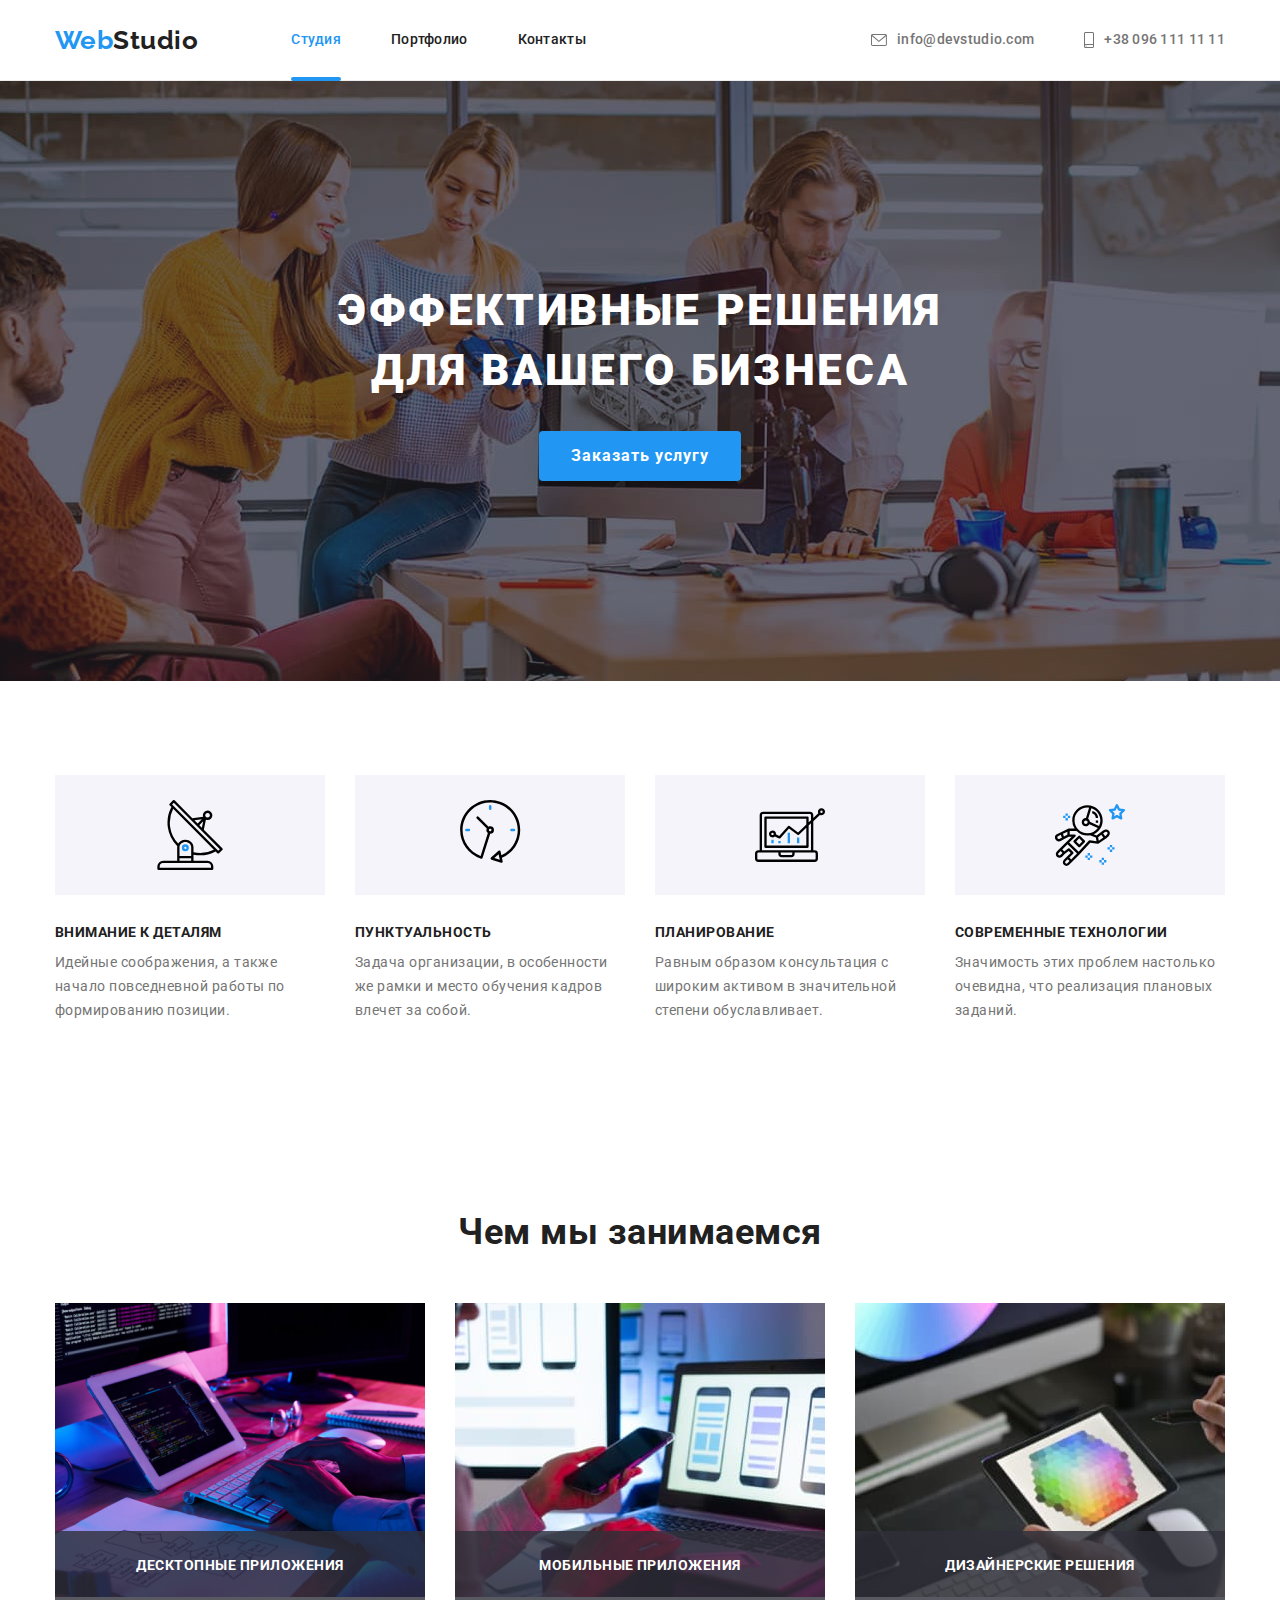
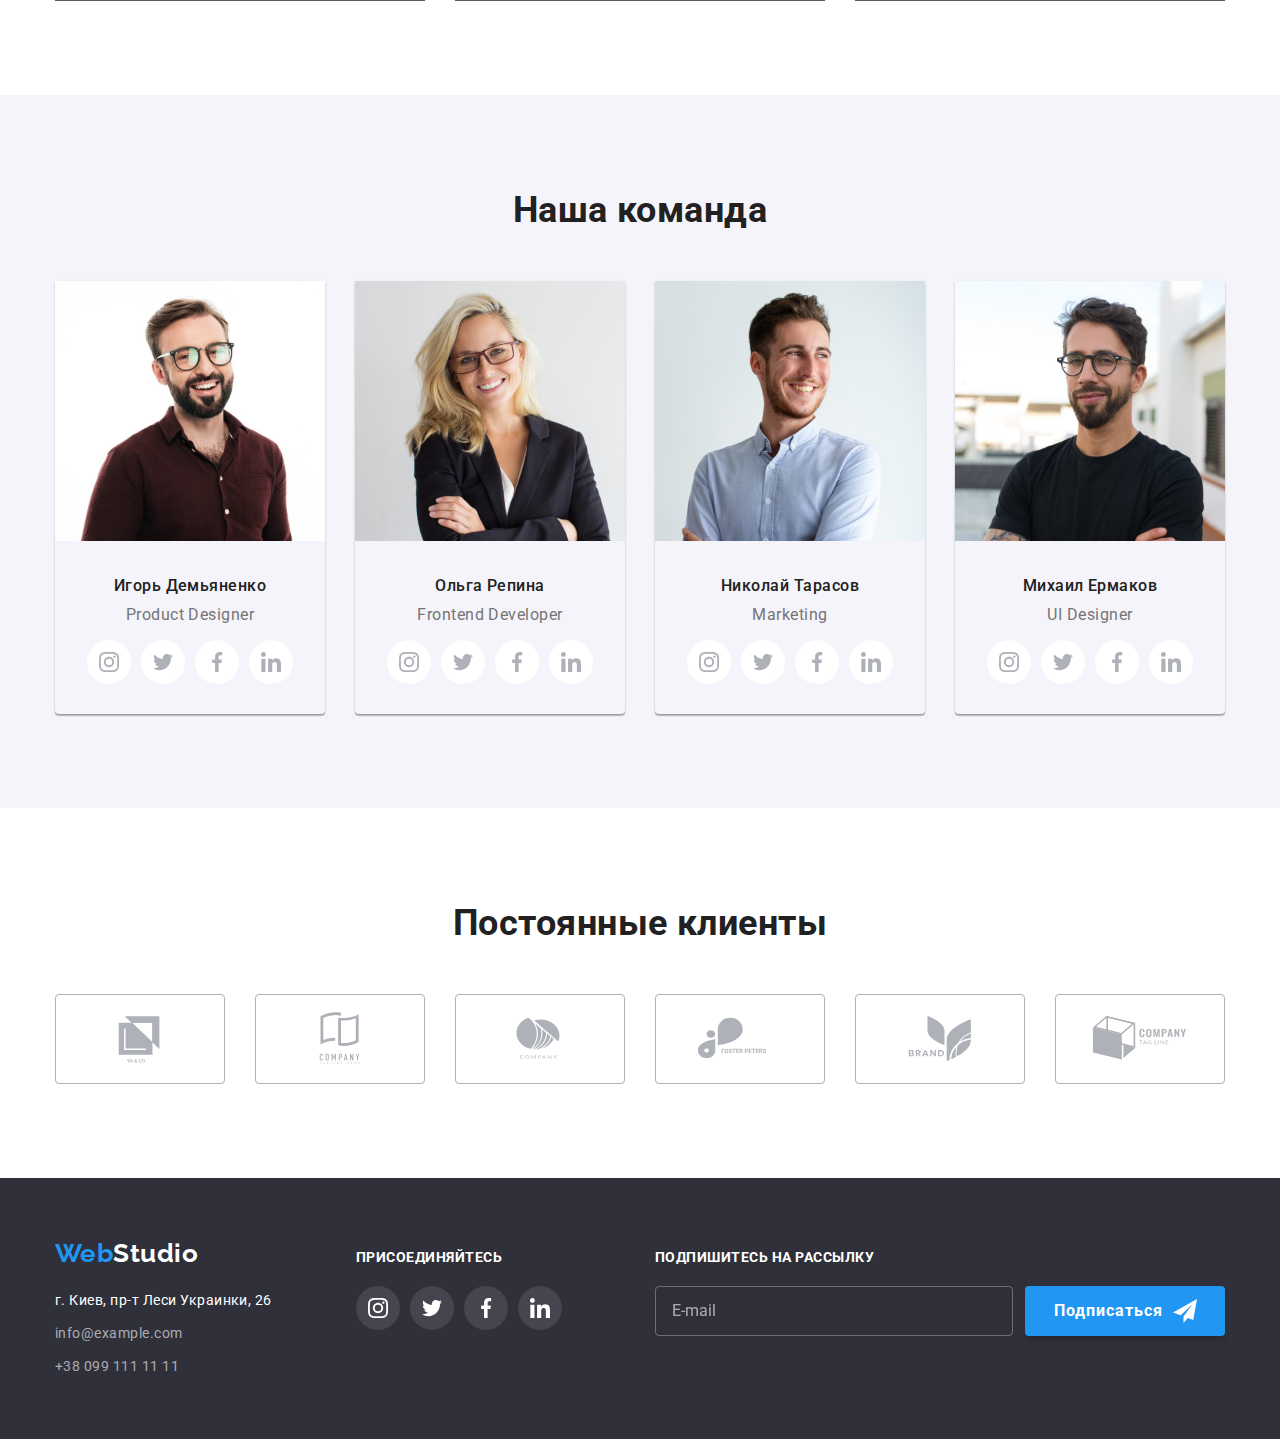
<file: index.html>
<!DOCTYPE html>
<html lang="ru">
  <head>
    <meta charset="UTF-8" />
    <meta http-equiv="X-UA-Compatible" content="IE=edge" />
    <meta name="viewport" content="width=device-width, initial-scale=1.0" />
    <title>Студия</title>
    <link
      href="https://fonts.googleapis.com/css2?family=Raleway:wght@700&family=Roboto:wght@400;500;700;900&display=swap"
      rel="stylesheet"
    />
    <link
      rel="stylesheet"
      href="https://cdnjs.cloudflare.com/ajax/libs/modern-normalize/1.0.0/modern-normalize.min.css"
    />
    <link rel="stylesheet" href="./css/main.min.css" />
  </head>
  <body class="body">
    <!--!======================================================================Шапка======================================================================-->
    <header class="page-header">
      <div class="page-header__container">
        <nav class="page-header__nav">
          <!--!============================================================Основная навигация=========================================================-->
          <a href="./index.html" class="logo">
            <span lang="en"><span class="logo__accent">Web</span>Studio</span>
          </a>
          <ul class="site-nav">
            <li class="site-nav__item">
              <a href="./index.html" class="site-nav__link site-nav__link--current">Студия</a>
            </li>
            <li class="site-nav__item">
              <a href="./portfolio.html" class="site-nav__link">Портфолио</a>
            </li>
            <li class="site-nav__item"><a href="" class="site-nav__link">Контакты</a></li>
          </ul>
        </nav>
        <ul class="header-contacts">
          <li class="contacts__item">
            <a href="mailto:info@devstudio.com" class="contacts__link">
              <svg class="contacts__icon" width="16" height="12">
                <use href="./images/icons.svg#icon-envelope"></use>
              </svg>
              info@devstudio.com
            </a>
          </li>
          <li class="contacts__item">
            <a href="tel:+380961111111" class="contacts__link">
              <svg class="contacts__icon" width="10" height="16">
                <use href="./images/icons.svg#icon-smartphone"></use>
              </svg>
              +38 096 111 11 11
            </a>
          </li>
        </ul>
      </div>
    </header>
    <!--!======================================================================Основная информация ======================================================================-->
    <main>
      <!--!======================================================================Секция "Герой"====================================================================-->
      <section class="hero">
        <div class="hero__container">
          <h1 class="hero__title">
            Эффективные решения
            <br />
            для вашего бизнеса
          </h1>
          <button type="button" class="button" data-modal-open>Заказать услугу</button>
        </div>
      </section>
      <!--!=======================================================================Секция "Особенности" ============================================================-->
      <section class="features">
        <div class="features__container">
          <!--Этот тег не будет виден в результирующей верстке-->
          <h2 class="features__title features__title--visually-hidden">Особенности</h2>
          <ul class="features__list">
            <li class="features__item">
              <div class="features__trumb">
                <svg width="70" height="70" class="features__icon">
                  <use href="./images/icons.svg#icon-antena"></use>
                </svg>
              </div>
              <h3 class="features__subtitle">Внимание к деталям</h3>
              <p class="features__text">
                Идейные соображения, а также начало повседневной работы по формированию позиции.
              </p>
            </li>
            <li class="features__item">
              <div class="features__trumb">
                <svg width="70" height="70" class="features__icon">
                  <use href="./images/icons.svg#icon-clock"></use>
                </svg>
              </div>
              <h3 class="features__subtitle">Пунктуальность</h3>
              <p class="features__text">
                Задача организации, в особенности же рамки и место обучения кадров влечет за собой.
              </p>
            </li>
            <li class="features__item">
              <div class="features__trumb">
                <svg width="70" height="70" class="features__icon">
                  <use href="./images/icons.svg#icon-diagram"></use>
                </svg>
              </div>
              <h3 class="features__subtitle">Планирование</h3>
              <p class="features__text">
                Равным образом консультация с широким активом в значительной степени обуславливает.
              </p>
            </li>
            <li class="features__item">
              <div class="features__trumb">
                <svg width="70" height="70" class="features__icon">
                  <use href="./images/icons.svg#icon-astronaut"></use>
                </svg>
              </div>
              <h3 class="features__subtitle">Современные технологии</h3>
              <p class="features__text">
                Значимость этих проблем настолько очевидна, что реализация плановых заданий.
              </p>
            </li>
          </ul>
        </div>
      </section>
      <!--!====================================================================Секция "Вид дейтельности"=====================================================================-->
      <section class="activity">
        <div class="activity__container">
          <h2 class="activity__title">Чем мы занимаемся</h2>
          <ul class="activity__list">
            <li class="activity__item">
              <div class="activity__box">
                <img src="./images/box-1.jpg" alt="Написание кода" width="370" />
                <div class="activity__trumb">
                  <p class="activity__text">Десктопные приложения</p>
                </div>
              </div>
            </li>
            <li class="activity__item">
              <div class="activity__box">
                <img src="./images/box-2.jpg" alt="Синхронизация девайсов" width="370" />
                <div class="activity__trumb">
                  <p class="activity__text">Мобильные приложения</p>
                </div>
              </div>
            </li>
            <li class="activity__item">
              <div class="activity__box">
                <img src="./images/box-3.jpg" alt="Разработка дизайна" width="370" />
                <div class="activity__trumb">
                  <p class="activity__text">Дизайнерские решения</p>
                </div>
              </div>
            </li>
          </ul>
        </div>
      </section>
      <!--!============================================================================Секция "Наша команда"======================================================-->
      <section class="team">
        <div class="team__container">
          <h2 class="team__title">Наша команда</h2>
          <ul class="team__list">
            <li class="team-card">
              <img
                src="./images/team-card-1.jpg"
                alt="Игорь Демьяненко"
                width="270"
                class="team-card__image"
              />
              <div class="team-card__meta">
                <h3 class="team-card__name">Игорь Демьяненко</h3>
                <p class="team-card__position">
                  <span lang="en">Product Designer</span>
                </p>
                <ul class="socials">
                  <li class="social-network">
                    <a href="" class="socials__link">
                      <svg width="20" height="20" class="socials__icon">
                        <use href="./images/icons.svg#icon-instagram"></use>
                      </svg>
                    </a>
                  </li>
                  <li class="social-network">
                    <a href="#" class="socials__link">
                      <svg width="20" height="20" class="socials__icon">
                        <use href="./images/icons.svg#icon-twitter"></use>
                      </svg>
                    </a>
                  </li>
                  <li class="social-network">
                    <a href="#" class="socials__link">
                      <svg width="20" height="20" class="socials__icon">
                        <use href="./images/icons.svg#icon-facebook"></use>
                      </svg>
                    </a>
                  </li>
                  <li class="social-network">
                    <a href="#" class="socials__link">
                      <svg width="20" height="20" class="socials__icon">
                        <use href="./images/icons.svg#icon-linkedin"></use>
                      </svg>
                    </a>
                  </li>
                </ul>
              </div>
            </li>
            <li class="team-card">
              <img
                src="./images/team-card-2.jpg"
                alt="Ольга Репина"
                width="270"
                class="team-card__image"
              />
              <div class="team-card__meta">
                <h3 class="team-card__name">Ольга Репина</h3>
                <p class="team-card__position"><span lang="en">Frontend Developer</span></p>
                <ul class="socials">
                  <li class="social-network">
                    <a href="#" class="socials__link">
                      <svg width="20" height="20" class="socials__icon">
                        <use href="./images/icons.svg#icon-instagram"></use>
                      </svg>
                    </a>
                  </li>
                  <li class="social-network">
                    <a href="#" class="socials__link">
                      <svg width="20" height="20" class="socials__icon">
                        <use href="./images/icons.svg#icon-twitter"></use>
                      </svg>
                    </a>
                  </li>
                  <li class="social-network">
                    <a href="#" class="socials__link">
                      <svg width="20" height="20" class="socials__icon">
                        <use href="./images/icons.svg#icon-facebook"></use>
                      </svg>
                    </a>
                  </li>
                  <li class="social-network">
                    <a href="#" class="socials__link">
                      <svg width="20" height="20" class="socials__icon">
                        <use href="./images/icons.svg#icon-linkedin"></use>
                      </svg>
                    </a>
                  </li>
                </ul>
              </div>
            </li>
            <li class="team-card">
              <img
                src="./images/team-card-3.jpg"
                alt="Николай Тарасов"
                width="270"
                class="team-card__image"
              />
              <div class="team-card__meta">
                <h3 class="team-card__name">Николай Тарасов</h3>
                <p class="team-card__position"><span lang="en">Marketing</span></p>
                <ul class="socials">
                  <li class="social-network">
                    <a href="#" class="socials__link">
                      <svg width="20" height="20" class="socials__icon">
                        <use href="./images/icons.svg#icon-instagram"></use>
                      </svg>
                    </a>
                  </li>
                  <li class="social-network">
                    <a href="#" class="socials__link">
                      <svg width="20" height="20" class="socials__icon">
                        <use href="./images/icons.svg#icon-twitter"></use>
                      </svg>
                    </a>
                  </li>
                  <li class="social-network">
                    <a href="#" class="socials__link">
                      <svg width="20" height="20" class="socials__icon">
                        <use href="./images/icons.svg#icon-facebook"></use>
                      </svg>
                    </a>
                  </li>
                  <li class="social-network">
                    <a href="#" class="socials__link">
                      <svg width="20" height="20" class="socials__icon">
                        <use href="./images/icons.svg#icon-linkedin"></use>
                      </svg>
                    </a>
                  </li>
                </ul>
              </div>
            </li>
            <li class="team-card">
              <img
                src="./images/team-card-4.jpg"
                alt="Михаил Ермаков"
                width="270"
                class="team-card__image"
              />
              <div class="team-card__meta">
                <h3 class="team-card__name">Михаил Ермаков</h3>
                <p class="team-card__position"><span lang="en">UI Designer</span></p>
                <ul class="socials">
                  <li class="social-network">
                    <a href="#" class="socials__link">
                      <svg width="20" height="20" class="socials__icon">
                        <use href="./images/icons.svg#icon-instagram"></use>
                      </svg>
                    </a>
                  </li>
                  <li class="social-network">
                    <a href="#" class="socials__link">
                      <svg width="20" height="20" class="socials__icon">
                        <use href="./images/icons.svg#icon-twitter"></use>
                      </svg>
                    </a>
                  </li>
                  <li class="social-network">
                    <a href="#" class="socials__link">
                      <svg width="20" height="20" class="socials__icon">
                        <use href="./images/icons.svg#icon-facebook"></use>
                      </svg>
                    </a>
                  </li>
                  <li class="social-network">
                    <a href="#" class="socials__link">
                      <svg width="20" height="20" class="socials__icon">
                        <use href="./images/icons.svg#icon-linkedin"></use>
                      </svg>
                    </a>
                  </li>
                </ul>
              </div>
            </li>
          </ul>
        </div>
      </section>
      <!-- !===============================================================Секция "Постоянные клиенты"===================================================== -->
      <section class="clients">
        <div class="clients__container">
          <h2 class="clients__title">Постоянные клиенты</h2>
          <ul class="clients__list">
            <li class="clients__item">
              <a href="" class="clients__link">
                <svg width="106" height="60" class="clients__icon">
                  <use href="./images/icons.svg#icon-client-logo-1"></use>
                </svg>
              </a>
            </li>
            <li class="clients__item">
              <a href="" class="clients__link">
                <svg width="106" height="60" class="clients__icon">
                  <use href="./images/icons.svg#icon-client-logo-2"></use>
                </svg>
              </a>
            </li>
            <li class="clients__item">
              <a href="" class="clients__link">
                <svg width="106" height="60" class="clients__icon">
                  <use href="./images/icons.svg#icon-client-logo-3"></use>
                </svg>
              </a>
            </li>
            <li class="clients__item">
              <a href="" class="clients__link">
                <svg width="106" height="60" class="clients__icon">
                  <use href="./images/icons.svg#icon-client-logo-4"></use>
                </svg>
              </a>
            </li>
            <li class="clients__item">
              <a href="" class="clients__link">
                <svg width="106" height="60" class="clients__icon">
                  <use href="./images/icons.svg#icon-client-logo-5"></use>
                </svg>
              </a>
            </li>
            <li class="clients__item">
              <a href="" class="clients__link">
                <svg width="106" height="60" class="clients__icon">
                  <use href="./images/icons.svg#icon-client-logo-6"></use>
                </svg>
              </a>
            </li>
          </ul>
        </div>
      </section>
    </main>
    <!--!============================================================================================Подвал=======================================================-->
    <footer class="page-footer">
      <div class="page-footer__container">
        <div class="page-footer__box">
          <a href="./index.html" class="logo page-footer__logo">
            <span lang="en"><span class="logo__accent">Web</span>Studio</span>
          </a>
          <!--!=====================================================================================Адрес===========================================================-->
          <address class="address">
            <p class="address__title">г. Киев, пр-т Леси Украинки, 26</p>
            <ul class="address__contacts">
              <li class="address__mail">
                <a href="mailto:info@example.com" class="address__link"> info@example.com </a>
              </li>
              <li class="address__tel">
                <a href="tel:+380991111111" class="address__link">+38 099 111 11 11</a>
              </li>
            </ul>
          </address>
        </div>
        <div class="join">
          <b class="join__title">присоединяйтесь</b>
          <ul class="socials">
            <li class="social-network">
              <a href="#" class="socials__link socials__link--footer">
                <svg width="20" height="20" class="socials__icon">
                  <use href="./images/icons.svg#icon-instagram"></use>
                </svg>
              </a>
            </li>
            <li class="social-network">
              <a href="#" class="socials__link socials__link--footer">
                <svg width="20" height="20" class="socials__icon">
                  <use href="./images/icons.svg#icon-twitter"></use>
                </svg>
              </a>
            </li>
            <li class="social-network">
              <a href="#" class="socials__link socials__link--footer">
                <svg width="20" height="20" class="socials__icon">
                  <use href="./images/icons.svg#icon-facebook"></use>
                </svg>
              </a>
            </li>
            <li class="social-network">
              <a href="#" class="socials__link socials__link--footer">
                <svg width="20" height="20" class="socials__icon">
                  <use href="./images/icons.svg#icon-linkedin"></use>
                </svg>
              </a>
            </li>
          </ul>
        </div>
        <!-- !===============================================================Блок подписки ==================================================-->
        <div class="subscription">
          <b class="subscription__title">Подпишитесь на рассылку</b>
          <form class="form-subscription">
            <label class="form-subscription__label">
              <input
                type="email"
                name="email-subscription"
                class="form-subscription__input"
                placeholder="E-mail"
              />
            </label>
            <button type="submit" class="button subscription__button">Подписаться</button>
            <svg width="24" height="24" class="button__icon">
              <use href="./images/icons.svg#icon-plane"></use>
            </svg>
          </form>
        </div>
      </div>
    </footer>
    <!-- !==========================================================Бэкдроп============================================================== -->
    <div class="backdrop backdrop--is-hidden" data-modal>
      <div class="backdrop__box">
        <form class="form-modal">
          <div role="group" class="form-modal__box">
            <b class="form-modal__title">Оставьте свои данные, мы вам перезвоним</b>
            <div class="form-modal__item">
              <label class="form-modal__label">
                <input type="text" name="name" class="form-modal__input" />
                Имя
              </label>
              <svg width="18" height="18" class="form-modal__icon">
                <use href="./images/icons.svg#icon-person-black"></use>
              </svg>
            </div>
            <div class="form-modal__item">
              <label class="form-modal__label">
                <input type="tel" name="tel" class="form-modal__input" />
                Телефон
              </label>
              <svg width="18" height="18" class="form-modal__icon">
                <use href="./images/icons.svg#icon-phone-black"></use>
              </svg>
            </div>
            <div class="form-modal__item">
              <label class="form-modal__label">
                <input type="email" name="email" class="form-modal__input" />
                Почта
              </label>
              <svg width="18" height="18" class="form-modal__icon">
                <use href="./images/icons.svg#icon-email-black"></use>
              </svg>
            </div>
            <div class="form-modal__item">
              <label class="form-modal__label">
                <textarea
                  name="comment"
                  placeholder="Введите текст"
                  class="form-modal__textarea"
                ></textarea>
                Комментарий
              </label>
            </div>
          </div>
          <div class="checkbox">
            <label class="checkbox__label">
              <input
                type="checkbox"
                name="terms-of-use"
                value="terms-of-use"
                class="checkbox__input checkbox__input--visually-hidden"
              />
              <svg width="16" height="15" class="checkbox__icon">
                <use href="./images/icons.svg#icon-check"></use>
              </svg>
              Соглашаюсь с рассылкой и принимаю
              <a href="" class="checkbox__link">Условия договора</a>
            </label>
          </div>
          <button type="submit" class="button form-modal__button">Отправить</button>
        </form>
        <button type="button" class="form-modal__button--close" data-modal-close>
          <svg width="18" height="18" class="button__icon--close">
            <use href="./images/icons.svg#icon-close"></use>
          </svg>
        </button>
      </div>
    </div>
    <script src="./js/modal.js"></script>
  </body>
</html>
</file>
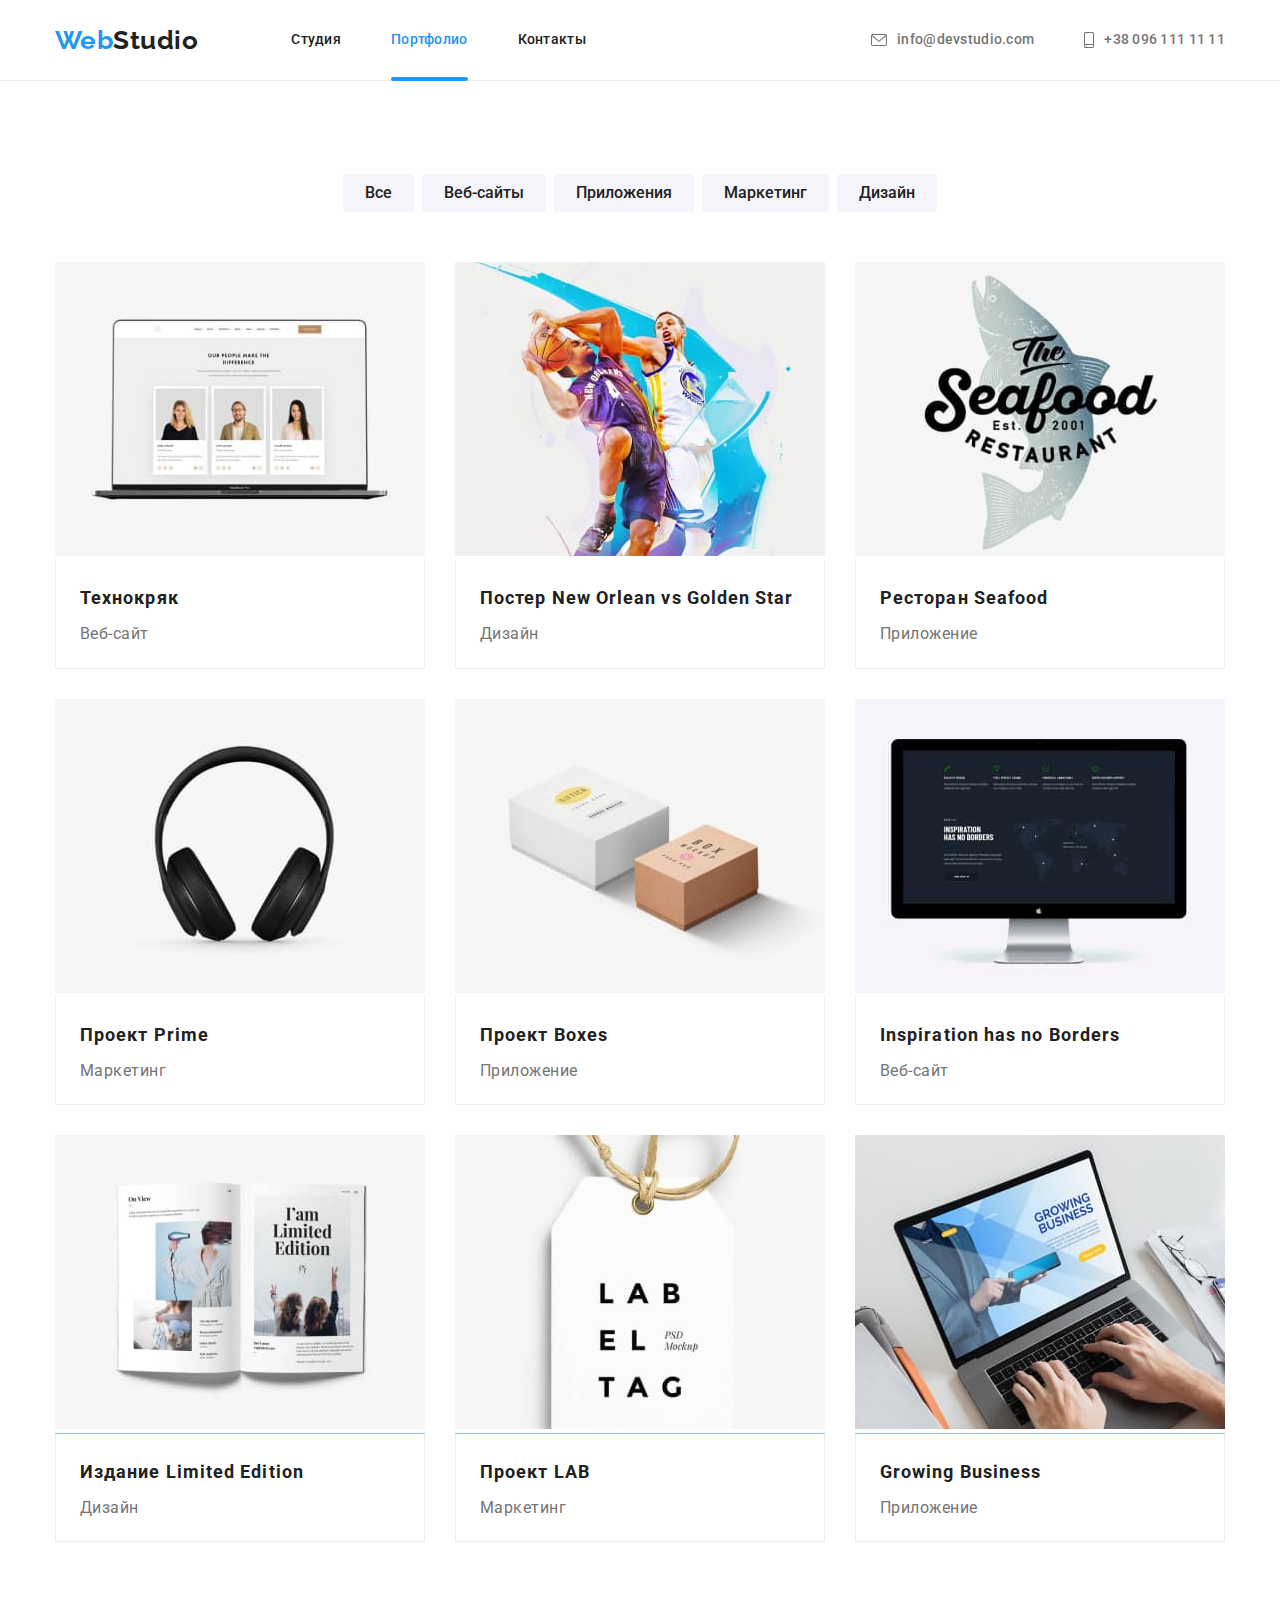
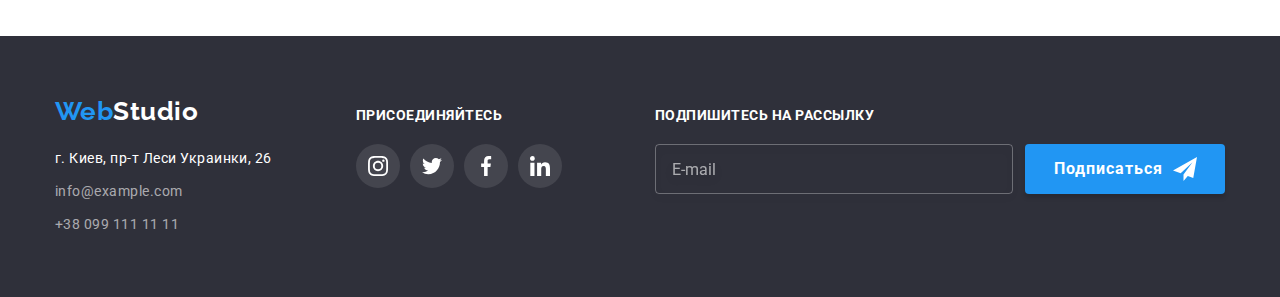
<file: portfolio.html>
<!DOCTYPE html>
<html lang="ru">
  <head>
    <meta charset="UTF-8" />
    <meta http-equiv="X-UA-Compatible" content="IE=edge" />
    <meta name="viewport" content="width=device-width, initial-scale=1.0" />
    <title>Студия</title>
    <link
      href="https://fonts.googleapis.com/css2?family=Raleway:wght@700&family=Roboto:wght@400;500;700;900&display=swap"
      rel="stylesheet"
    />
    <link
      rel="stylesheet"
      href="https://cdnjs.cloudflare.com/ajax/libs/modern-normalize/1.0.0/modern-normalize.min.css"
    />
    <link rel="stylesheet" href="./css/main.min.css" />
  </head>
  <body class="body">
    <!--!======================================================================Шапка страницы ==================================================================-->
    <header class="page-header">
      <div class="page-header__container">
        <nav class="page-header__nav">
          <!--!============================================================Основная навигация=========================================================-->
          <a href="./index.html" class="logo">
            <span lang="en"><span class="logo__accent">Web</span>Studio</span>
          </a>
          <ul class="site-nav">
            <li class="site-nav__item">
              <a href="./index.html" class="site-nav__link">Студия</a>
            </li>
            <li class="site-nav__item">
              <a href="./portfolio.html" class="site-nav__link site-nav__link--current"
                >Портфолио</a
              >
            </li>
            <li class="site-nav__item"><a href="" class="site-nav__link">Контакты</a></li>
          </ul>
        </nav>
        <ul class="header-contacts">
          <li class="contacts__item">
            <a href="mailto:info@devstudio.com" class="contacts__link">
              <svg class="contacts__icon" width="16" height="12">
                <use href="./images/icons.svg#icon-envelope"></use>
              </svg>
              info@devstudio.com
            </a>
          </li>
          <li class="contacts__item">
            <a href="tel:+380961111111" class="contacts__link">
              <svg class="contacts__icon" width="10" height="16">
                <use href="./images/icons.svg#icon-smartphone"></use>
              </svg>
              +38 096 111 11 11
            </a>
          </li>
        </ul>
      </div>
    </header>
    <!--!===============================================================Основная информация==========================================================-->
    <main>
      <!--!================================================================Портфолио================================================================ -->
      <section class="portfolio">
        <div class="portfolio__container">
          <h1 class="portfolio__title portfolio__title--visually-hidden">Портфолио</h1>
          <ul class="portfolio__filter">
            <li class="potfolio__item">
              <button type="button" class="portfolio__button">Все</button>
            </li>
            <li class="potfolio__item">
              <button type="button" class="portfolio__button">Веб-сайты</button>
            </li>
            <li class="potfolio__item">
              <button type="button" class="portfolio__button">Приложения</button>
            </li>
            <li class="potfolio__item">
              <button type="button" class="portfolio__button">Маркетинг</button>
            </li>
            <li class="potfolio__item">
              <button type="button" class="portfolio__button">Дизайн</button>
            </li>
          </ul>
          <ul class="galery">
            <li class="galery-card">
              <a href="" class="galery-card__link">
                <div class="galery-card__trumb">
                  <img
                    src="./images/img-1.jpg"
                    alt="Главная страница сайта"
                    width="370"
                    class="galery-card__img"
                  />
                  <div class="overlay">
                    <p class="overlay__text">
                      Технокряк это современная площадка распространения коронавируса. Компании
                      используют эту платформу для цифрового шпионажа и атак на защищённые сервера
                      конкурентов.
                    </p>
                  </div>
                </div>
                <div class="galery-card__meta">
                  <h2 class="galery-card__title">Технокряк</h2>
                  <p class="galery-card__text">Веб-сайт</p>
                </div>
              </a>
            </li>
            <li class="galery-card">
              <a href="" class="galery-card__link">
                <div class="galery-card__trumb">
                  <img
                    src="./images/img-2.jpg"
                    alt="Плакат с баскетболистами"
                    width="370"
                    class="galery-card__img"
                  />
                  <div class="overlay">
                    <p class="overlay__text">
                      Технокряк это современная площадка распространения коронавируса. Компании
                      используют эту платформу для цифрового шпионажа и атак на защищённые сервера
                      конкурентов.
                    </p>
                  </div>
                </div>
                <div class="galery-card__meta">
                  <h2 class="galery-card__title">Постер New Orlean vs Golden Star</h2>
                  <p class="galery-card__text">Дизайн</p>
                </div>
              </a>
            </li>
            <li class="galery-card">
              <a href="" class="galery-card__link">
                <div class="galery-card__trumb">
                  <img
                    src="./images/img-3.jpg"
                    alt="Логотип нп фоне рыбы"
                    width="370"
                    class="galery-card__img"
                  />
                  <div class="overlay">
                    <p class="overlay__text">
                      Технокряк это современная площадка распространения коронавируса. Компании
                      используют эту платформу для цифрового шпионажа и атак на защищённые сервера
                      конкурентов.
                    </p>
                  </div>
                </div>
                <div class="galery-card__meta">
                  <h2 class="galery-card__title">Ресторан Seafood</h2>
                  <p class="galery-card__text">Приложение</p>
                </div>
              </a>
            </li>
            <li class="galery-card">
              <a href="" class="galery-card__link">
                <div class="galery-card__trumb">
                  <img
                    src="./images/img-4.jpg"
                    alt="Наушники"
                    width="370"
                    class="galery-card__img"
                  />
                  <div class="overlay">
                    <p class="overlay__text">
                      Технокряк это современная площадка распространения коронавируса. Компании
                      используют эту платформу для цифрового шпионажа и атак на защищённые сервера
                      конкурентов.
                    </p>
                  </div>
                </div>
                <div class="galery-card__meta">
                  <h2 class="galery-card__title">Проект Prime</h2>
                  <p class="galery-card__text">Маркетинг</p>
                </div>
              </a>
            </li>
            <li class="galery-card">
              <a href="" class="galery-card__link">
                <div class="galery-card__trumb">
                  <img
                    src="./images/img-5.jpg"
                    alt="Две коробки"
                    width="370"
                    class="galery-card__img"
                  />
                  <div class="overlay">
                    <p class="overlay__text">
                      Технокряк это современная площадка распространения коронавируса. Компании
                      используют эту платформу для цифрового шпионажа и атак на защищённые сервера
                      конкурентов.
                    </p>
                  </div>
                </div>
                <div class="galery-card__meta">
                  <h2 class="galery-card__title">Проект Boxes</h2>
                  <p class="galery-card__text">Приложение</p>
                </div>
              </a>
            </li>
            <li class="galery-card">
              <a href="" class="galery-card__link">
                <div class="galery-card__trumb">
                  <img
                    src="./images/img-6.jpg"
                    alt="Монитор на котором изображен веб-сайт"
                    width="370"
                    class="galery-card__img"
                  />
                  <div class="overlay">
                    <p class="overlay__text">
                      Технокряк это современная площадка распространения коронавируса. Компании
                      используют эту платформу для цифрового шпионажа и атак на защищённые сервера
                      конкурентов.
                    </p>
                  </div>
                </div>
                <div class="galery-card__meta">
                  <h2 class="galery-card__title">Inspiration has no Borders</h2>
                  <p class="galery-card__text">Веб-сайт</p>
                </div>
              </a>
            </li>
            <li class="galery-card">
              <a href="" class="galery-card__link">
                <div class="galery-card__trumb">
                  <img src="./images/img-7.jpg" alt="Книга" width="370" class="galery-card__img" />
                  <div class="overlay">
                    <p class="overlay__text">
                      Технокряк это современная площадка распространения коронавируса. Компании
                      используют эту платформу для цифрового шпионажа и атак на защищённые сервера
                      конкурентов.
                    </p>
                  </div>
                </div>
                <div class="galery-card__meta">
                  <h2 class="galery-card__title">Издание Limited Edition</h2>
                  <p class="galery-card__text">Дизайн</p>
                </div>
              </a>
            </li>
            <li class="galery-card">
              <a href="" class="galery-card__link">
                <div class="galery-card__trumb">
                  <img
                    src="./images/img-8.jpg"
                    alt="Логотип"
                    width="370"
                    class="galery-card__img"
                  />
                  <div class="overlay">
                    <p class="overlay__text">
                      Технокряк это современная площадка распространения коронавируса. Компании
                      используют эту платформу для цифрового шпионажа и атак на защищённые сервера
                      конкурентов.
                    </p>
                  </div>
                </div>
                <div class="galery-card__meta">
                  <h2 class="galery-card__title">Проект LAB</h2>
                  <p class="galery-card__text">Маркетинг</p>
                </div>
              </a>
            </li>
            <li class="galery-card">
              <a href="" class="galery-card__link">
                <div class="galery-card__trumb">
                  <img
                    src="./images/img-9.jpg"
                    alt="Человек работающий на ноутбуке"
                    width="370"
                    class="galery-card__img"
                  />
                  <div class="overlay">
                    <p class="overlay__text">
                      Технокряк это современная площадка распространения коронавируса. Компании
                      используют эту платформу для цифрового шпионажа и атак на защищённые сервера
                      конкурентов.
                    </p>
                  </div>
                </div>
                <div class="galery-card__meta">
                  <h2 class="galery-card__title">Growing Business</h2>
                  <p class="galery-card__text">Приложение</p>
                </div>
              </a>
            </li>
          </ul>
        </div>
      </section>
    </main>
    <!--!=========================================================Подвал=====================================================-->
    <footer class="page-footer">
      <div class="page-footer__container">
        <div class="page-footer__box">
          <a href="./index.html" class="logo page-footer__logo">
            <span lang="en"><span class="logo__accent">Web</span>Studio</span>
          </a>
          <!--!=====================================================================================Адрес===========================================================-->
          <address class="address">
            <p class="address__title">г. Киев, пр-т Леси Украинки, 26</p>
            <ul class="address__contacts">
              <li class="address__mail">
                <a href="mailto:info@example.com" class="address__link"> info@example.com </a>
              </li>
              <li class="address__tel">
                <a href="tel:+380991111111" class="address__link">+38 099 111 11 11</a>
              </li>
            </ul>
          </address>
        </div>
        <div class="join">
          <b class="join__title">присоединяйтесь</b>
          <ul class="socials">
            <li class="social-network">
              <a href="#" class="socials__link socials__link--footer">
                <svg width="20" height="20" class="socials__icon">
                  <use href="./images/icons.svg#icon-instagram"></use>
                </svg>
              </a>
            </li>
            <li class="social-network">
              <a href="#" class="socials__link socials__link--footer">
                <svg width="20" height="20" class="socials__icon">
                  <use href="./images/icons.svg#icon-twitter"></use>
                </svg>
              </a>
            </li>
            <li class="social-network">
              <a href="#" class="socials__link socials__link--footer">
                <svg width="20" height="20" class="socials__icon">
                  <use href="./images/icons.svg#icon-facebook"></use>
                </svg>
              </a>
            </li>
            <li class="social-network">
              <a href="#" class="socials__link socials__link--footer">
                <svg width="20" height="20" class="socials__icon">
                  <use href="./images/icons.svg#icon-linkedin"></use>
                </svg>
              </a>
            </li>
          </ul>
        </div>
        <!-- !===============================================================Блок подписки ==================================================-->
        <div class="subscription">
          <b class="subscription__title">Подпишитесь на рассылку</b>
          <form class="form-subscription">
            <label class="form-subscription__label">
              <input
                type="email"
                name="email-subscription"
                class="form-subscription__input"
                placeholder="E-mail"
              />
            </label>
            <button type="submit" class="button subscription__button">Подписаться</button>
            <svg width="24" height="24" class="button__icon">
              <use href="./images/icons.svg#icon-plane"></use>
            </svg>
          </form>
        </div>
      </div>
    </footer>
    <script src="./js/modal.js"></script>
  </body>
</html>
</file>
<file: css/main.min.css>
.address__link,.logo,.contacts__link,.galery-card__link,.site-nav__link{text-decoration:none;color:inherit}.form-modal__input,.form-subscription__input{padding:0px;outline:none;cursor:pointer}.address__title,.address__contacts,.activity__title,.activity__list,.activity__text,.clients__title,.clients__list,.header-contacts,.features__list,.features__subtitle,.features__text,.galery-card__title,.galery-card__text,.galery,.hero__title,.overlay__text,.portfolio__filter,.site-nav,.socials,.team-card__name,.team-card__position,.team__title,.team__list{margin:0px;padding:0px;list-style:none}.activity__container,.clients__container,.features__container,.page-footer__container,.page-header__container,.portfolio__container,.team__container{width:1200px;padding-left:15px;padding-right:15px;margin:0 auto}.activity,.clients,.features,.portfolio,.team{padding-top:94px;padding-bottom:94px}.checkbox__input--visually-hidden,.features__title--visually-hidden,.portfolio__title--visually-hidden{position:absolute;width:1px;height:1px;margin:-1px;border:0;padding:0;white-space:nowrap;-webkit-clip-path:inset(100%);clip-path:inset(100%);clip:rect(0 0 0 0);overflow:hidden}.address{width:231px;font-weight:400;font-size:14px;line-height:1.71;font-style:normal}.address__title{margin-top:20px;margin-bottom:9px;font-weight:400;font-size:14px;line-height:1.71;font-style:normal;color:#fff}.address__mail{margin-bottom:9px}.address__link{color:rgba(255,255,255,0.6);-webkit-transition:color 250ms cubic-bezier(0.4, 0, 0.2, 1);transition:color 250ms cubic-bezier(0.4, 0, 0.2, 1)}.address__link:focus,.address__link:hover{color:#2196f3}.body{background-color:#fff;color:#212121;font-family:Roboto,sans-serif;letter-spacing:0.03em}.logo{color:#212121;font-family:Raleway,sans-serif;font-weight:700;font-size:26px;line-height:1.19}.logo__accent{color:#2196f3}.page-footer__logo{color:#fff}.activity__title{margin-bottom:50px;font-weight:700;font-size:36px;line-height:1.17;text-align:center}.activity__list{display:-webkit-box;display:-ms-flexbox;display:flex}.activity__item:not(:first-child){margin-left:30px}.activity__box{position:relative}.activity__trumb{position:absolute;bottom:0px;left:0px;z-index:1;display:-webkit-box;display:-ms-flexbox;display:flex;width:370px;height:70px;-webkit-box-pack:center;-ms-flex-pack:center;justify-content:center;-webkit-box-align:center;-ms-flex-align:center;align-items:center;background-color:rgba(47,48,58,0.8)}.activity__text{font-weight:700;font-size:14px;line-height:1.14;text-align:center;text-transform:uppercase;color:#fff}.backdrop{position:fixed;top:0;left:0;width:100%;height:100%;opacity:1;z-index:2;-webkit-transition:opacity 250ms cubic-bezier(0.4, 0, 0.2, 1);transition:opacity 250ms cubic-bezier(0.4, 0, 0.2, 1);background-color:rgba(0,0,0,0.2)}.backdrop--is-hidden{opacity:0;pointer-events:none;visibility:visible}.backdrop__box{position:absolute;top:50%;left:50%;z-index:2;-webkit-transform:translate(-50%, -50%) translateY(0%);transform:translate(-50%, -50%) translateY(0%);transition:-webkit-transform 250ms cubic-bezier(0.4, 0, 0.2, 1),translateX 250ms cubic-bezier(0.4, 0, 0.2, 1);min-width:528px;min-height:581px;background-color:#fff;-webkit-box-shadow:0px 1px 3px rgba(0,0,0,0.12),0px 1px 1px rgba(0,0,0,0.14),0px 2px 1px rgba(0,0,0,0.2);box-shadow:0px 1px 3px rgba(0,0,0,0.12),0px 1px 1px rgba(0,0,0,0.14),0px 2px 1px rgba(0,0,0,0.2);border-radius:4px}.backdrop--is-hidden .backdrop__box{-webkit-transform:translate(-50%, -50%) translateY(200%);transform:translate(-50%, -50%) translateY(200%)}.button{display:inline-block;background-color:#2196f3;color:#fff;cursor:pointer;font-family:inherit;font-weight:700;font-size:16px;line-height:1.88;letter-spacing:0.06em;-webkit-box-shadow:0px 4px 4px rgba(0,0,0,0.15);box-shadow:0px 4px 4px rgba(0,0,0,0.15);border-radius:4px;border:none;min-width:200px;min-height:50px;padding:10px 32px;text-align:center;-webkit-transition:background-color 250ms cubic-bezier(0.4, 0, 0.2, 1);transition:background-color 250ms cubic-bezier(0.4, 0, 0.2, 1)}.button:hover,.button:focus{background-color:#188ce8;-webkit-box-shadow:0px 4px 4px rgba(0,0,0,0.15);box-shadow:0px 4px 4px rgba(0,0,0,0.15);border-radius:4px}.subscription__button{display:-webkit-box;display:-ms-flexbox;display:flex;-webkit-box-align:center;-ms-flex-align:center;align-items:center;text-align:center;margin:0 auto;padding-left:29px;padding-right:62px;padding-top:10px;padding-bottom:10px;-webkit-transition:background-color 250ms cubic-bezier(0.4, 0, 0.2, 1);transition:background-color 250ms cubic-bezier(0.4, 0, 0.2, 1)}.subscription__button:hover,.subscription__button:focus{background-color:#188ce8;-webkit-box-shadow:0px 4px 4px rgba(0,0,0,0.15);box-shadow:0px 4px 4px rgba(0,0,0,0.15);border-radius:4px}.button__icon{position:absolute;top:13px;right:28px;fill:#fff}.form-modal__button--close{position:absolute;top:8px;right:8px;width:30px;height:30px;padding:0px;background-color:var(--primary-background-color);border:1px solid rgba(0,0,0,0.1);border-radius:50%;cursor:pointer;-webkit-transition:color 250ms cubic-bezier(0.4, 0, 0.2, 1);transition:color 250ms cubic-bezier(0.4, 0, 0.2, 1)}.form-modal__button--close:hover,.form-modal__button--close:focus{color:#2196f3}.button__icon--close{position:absolute;top:50%;left:50%;-webkit-transform:translate(-50%, -50%);transform:translate(-50%, -50%);fill:currentColor}.form-modal__button{display:block;margin:0 auto}.portfolio__button{display:-webkit-box;display:-ms-flexbox;display:flex;-webkit-box-pack:center;-ms-flex-pack:center;justify-content:center;-webkit-box-align:center;-ms-flex-align:center;align-items:center;padding:6px 22px;cursor:pointer;border:none;border-radius:4px;-webkit-box-shadow:none;box-shadow:none;font-family:inherit;font-weight:500;font-size:16px;line-height:1.62;background-color:#f5f4fa;color:#212121;transition:-webkit-box-shadow 250ms cubic-bezier(0.4, 0, 0.2, 1),color 250ms cubic-bezier(0.4, 0, 0.2, 1),background-color 250ms cubic-bezier(0.4, 0, 0.2, 1)}.portfolio__button:hover,.portfolio__button:focus{background-color:#2196f3;color:#fff;-webkit-box-shadow:0px 3px 1px rgba(0,0,0,0.1),0px 1px 2px rgba(0,0,0,0.08),0px 2px 2px rgba(0,0,0,0.12);box-shadow:0px 3px 1px rgba(0,0,0,0.1),0px 1px 2px rgba(0,0,0,0.08),0px 2px 2px rgba(0,0,0,0.12)}.checkbox{display:-webkit-box;display:-ms-flexbox;display:flex;-webkit-box-align:center;-ms-flex-align:center;align-items:center;-webkit-box-pack:center;-ms-flex-pack:center;justify-content:center;margin-bottom:30px}.checkbox__label{position:relative;display:-webkit-box;display:-ms-flexbox;display:flex;-webkit-box-align:center;-ms-flex-align:center;align-items:center;font-weight:400;font-size:14px;line-height:1.71;color:#757575}.checkbox__icon{margin-right:7px;border-color:#212121;border-style:solid;border-width:2px;border-radius:2px;fill:#fff}.checkbox__input:checked+.checkbox__icon{background-color:#2196f3;background-origin:border-box;border-color:transparent;border:none}.checkbox__link{display:block;margin-left:4px;color:#2196f3}.clients__title{margin-bottom:50px;font-weight:700;font-size:36px;line-height:1.17;text-align:center}.clients__list{display:-webkit-box;display:-ms-flexbox;display:flex;-webkit-box-pack:center;-ms-flex-pack:center;justify-content:center}.clients__item:not(:first-child){margin-left:30px}.clients__link{display:-webkit-box;display:-ms-flexbox;display:flex;width:170px;height:90px;-webkit-box-pack:center;-ms-flex-pack:center;justify-content:center;-webkit-box-align:center;-ms-flex-align:center;align-items:center;border-style:solid;border-width:1px;border-color:#afb1b8;border-radius:4px;color:#afb1b8;-webkit-transition:color 250ms cubic-bezier(0.4, 0, 0.2, 1),border-color 250ms cubic-bezier(0.4, 0, 0.2, 1);transition:color 250ms cubic-bezier(0.4, 0, 0.2, 1),border-color 250ms cubic-bezier(0.4, 0, 0.2, 1)}.clients__link:focus,.clients__link:hover{color:#2196f3;border-color:#2196f3}.clients__icon{fill:currentColor}.header-contacts{display:-webkit-box;display:-ms-flexbox;display:flex;margin-left:auto}.contacts__item:not(:first-child){margin-left:50px}.contacts__link{display:-webkit-box;display:-ms-flexbox;display:flex;-webkit-box-align:center;-ms-flex-align:center;align-items:center;padding-top:32px;padding-bottom:32px;color:#757575;font-weight:500;font-size:14px;line-height:1.14;letter-spacing:0.02em;-webkit-transition:color 250ms cubic-bezier(0.4, 0, 0.2, 1);transition:color 250ms cubic-bezier(0.4, 0, 0.2, 1)}.contacts__link:hover,.contacts__link:focus{color:#2196f3}.contacts__icon{display:inline-block;margin-right:10px;fill:currentColor}.features__list{display:-webkit-box;display:-ms-flexbox;display:flex}.features__item{width:270px}.features__item:not(:first-child){margin-left:30px}.features__trumb{display:-webkit-box;display:-ms-flexbox;display:flex;width:270px;height:120px;-webkit-box-pack:center;-ms-flex-pack:center;justify-content:center;-webkit-box-align:center;-ms-flex-align:center;align-items:center;margin-bottom:30px;background-color:#f5f4fa}.features__subtitle{margin-bottom:10px;font-weight:700;font-size:14px;line-height:1.14;text-transform:uppercase}.features__text{color:#757575;font-weight:400;font-size:14px;line-height:1.71}.form-modal{width:448px;margin-left:auto;margin-right:auto;padding:40px 0px}.form-modal__title{display:block;margin-bottom:12px;font-weight:700;font-size:20px;line-height:1.15;text-align:center}.form-modal__item{position:relative;display:-webkit-box;display:-ms-flexbox;display:flex;margin-bottom:10px}.form-modal__label{display:-webkit-box;display:-ms-flexbox;display:flex;width:100%;-webkit-box-orient:vertical;-webkit-box-direction:reverse;-ms-flex-direction:column-reverse;flex-direction:column-reverse;font-weight:400;font-size:12px;line-height:1.17;letter-spacing:0.01em;color:#757575}.form-modal__input{display:block;width:100%;height:40px;margin-top:4px;padding-left:42px;border-width:1px;border-style:solid;border-color:rgba(33,33,33,0.2);border-radius:4px;-webkit-transition:border-color 250ms cubic-bezier(0.4, 0, 0.2, 1);transition:border-color 250ms cubic-bezier(0.4, 0, 0.2, 1)}.form-modal__label:focus-within .form-modal__input{border-color:#2196f3}.form-modal__icon{position:absolute;bottom:11px;left:12px;fill:currentColor;-webkit-transition:fill 250ms cubic-bezier(0.4, 0, 0.2, 1);transition:fill 250ms cubic-bezier(0.4, 0, 0.2, 1)}.form-modal__label:focus-within+.form-modal__icon{fill:#2196f3}.form-modal__textarea{width:448px;height:120px;padding:12px 16px;margin-top:4px;resize:none;border-width:1px;border-style:solid;border-color:rgba(33,33,33,0.2);border-radius:4px;outline:none;-webkit-transition:border-color 250ms cubic-bezier(0.4, 0, 0.2, 1);transition:border-color 250ms cubic-bezier(0.4, 0, 0.2, 1)}.form-modal__label:focus-within .form-modal__textarea{border-color:#2196f3}.form-modal__textarea::-webkit-input-placeholder{font-weight:400;font-size:12px;line-height:1.17;letter-spacing:0.01em;color:rgba(117,117,117,0.5)}.form-modal__textarea:-ms-input-placeholder{font-weight:400;font-size:12px;line-height:1.17;letter-spacing:0.01em;color:rgba(117,117,117,0.5)}.form-modal__textarea::-ms-input-placeholder{font-weight:400;font-size:12px;line-height:1.17;letter-spacing:0.01em;color:rgba(117,117,117,0.5)}.form-modal__textarea::placeholder{font-weight:400;font-size:12px;line-height:1.17;letter-spacing:0.01em;color:rgba(117,117,117,0.5)}.galery-card{width:370px;margin:15px}.galery-card:hover{-webkit-box-shadow:0px 1px 1px rgba(0,0,0,0.12),0px 4px 4px rgba(0,0,0,0.06),1px 4px 6px rgba(0,0,0,0.16);box-shadow:0px 1px 1px rgba(0,0,0,0.12),0px 4px 4px rgba(0,0,0,0.06),1px 4px 6px rgba(0,0,0,0.16)}.galery-card__trumb{position:relative;overflow:hidden}.galery-card__meta{padding:20px 24px;border-left:1px solid #eee;border-right:1px solid #eee;border-bottom:1px solid #eee}.galery-card__title{margin-bottom:4px;font-weight:700;font-size:18px;line-height:2;letter-spacing:0.06em}.galery-card__text{font-weight:400;font-size:16px;line-height:1.71;color:#757575}.galery{display:-webkit-box;display:-ms-flexbox;display:flex;-ms-flex-wrap:wrap;flex-wrap:wrap;-webkit-box-align:center;-ms-flex-align:center;align-items:center;margin:-15px}.hero{padding-top:200px;padding-bottom:200px;text-align:center;max-width:1600px;height:600px;margin-left:auto;margin-right:auto;background-image:-webkit-gradient(linear, left top, right top, from(rgba(47,48,58,0.4)), to(rgba(47,48,58,0.4))),url("../images/background-photo.jpg");background-image:linear-gradient(to right, rgba(47,48,58,0.4), rgba(47,48,58,0.4)),url("../images/background-photo.jpg");background-repeat:no-repeat;background-size:cover;background-position:center;background-color:#2f303a}.hero__title{color:#fff;margin-bottom:30px;font-weight:900;font-size:44px;line-height:1.36;letter-spacing:0.06em;text-transform:uppercase;text-align:center}.join{display:-webkit-box;display:-ms-flexbox;display:flex;-webkit-box-orient:vertical;-webkit-box-direction:normal;-ms-flex-direction:column;flex-direction:column;margin-left:70px;width:206px}.join__title{font-weight:700;font-size:14px;line-height:1.14;text-transform:uppercase;margin-bottom:20px}.overlay{position:absolute;bottom:0px;left:0px;display:block;width:100%;height:100%;pointer-events:none;-webkit-transform:translateY(100%);transform:translateY(100%);transition:-webkit-transform 250ms cubic-bezier(0.4, 0, 0.2, 1)}.galery-card:hover .overlay{-webkit-transform:translateY(0);transform:translateY(0)}.overlay__text{font-weight:400;font-size:18px;line-height:1.56;padding:64px 24px;color:#fff;background-color:rgba(33,150,243,0.9)}.page-footer{padding-top:60px;padding-bottom:60px;background-color:#2f303a;color:#fff}.page-footer__container{display:-webkit-box;display:-ms-flexbox;display:flex;-webkit-box-align:baseline;-ms-flex-align:baseline;align-items:baseline}.page-header{position:fixed;top:0px;left:0px;width:100%;min-height:80px;z-index:2;background-color:#fff;border-bottom:1px solid #ececec}.page-header__container{display:-webkit-box;display:-ms-flexbox;display:flex;-webkit-box-align:center;-ms-flex-align:center;align-items:center}.page-header__nav{display:-webkit-box;display:-ms-flexbox;display:flex;-webkit-box-align:center;-ms-flex-align:center;align-items:center}.portfolio{padding-top:174px}.portfolio__filter{display:-webkit-box;display:-ms-flexbox;display:flex;-webkit-box-pack:center;-ms-flex-pack:center;justify-content:center;margin-bottom:50px;font-weight:500;font-size:16px;line-height:1.63;text-align:center}.potfolio__item:not(:first-child){margin-left:8px}.site-nav{display:-webkit-box;display:-ms-flexbox;display:flex;-webkit-box-align:center;-ms-flex-align:center;align-items:center;margin-left:93px}.site-nav__item:not(:first-child){margin-left:50px}.site-nav__link{position:relative;display:block;padding:32px 0;color:inherit;font-weight:500;font-size:14px;line-height:1.14;letter-spacing:0.02em;-webkit-transition:color 250ms cubic-bezier(0.4, 0, 0.2, 1);transition:color 250ms cubic-bezier(0.4, 0, 0.2, 1)}.site-nav__link:hover,.site-nav__link:focus{color:#2196f3}.site-nav__link--current{color:#2196f3}.site-nav__link--current::after{content:'';position:absolute;bottom:-1px;display:block;width:100%;height:4px;background-color:#2196f3;border-radius:2px}.socials{display:-webkit-box;display:-ms-flexbox;display:flex;-webkit-box-pack:center;-ms-flex-pack:center;justify-content:center;-webkit-box-align:center;-ms-flex-align:center;align-items:center;width:206px;margin:0 auto}.social-network:not(:first-child){margin-left:10px}.socials__link{display:-webkit-box;display:-ms-flexbox;display:flex;-webkit-box-pack:center;-ms-flex-pack:center;justify-content:center;-webkit-box-align:center;-ms-flex-align:center;align-items:center;width:44px;height:44px;color:#afb1b8;background-color:#fff;border-radius:50%;-webkit-transition:color 250ms cubic-bezier(0.4, 0, 0.2, 1),background-color 250ms cubic-bezier(0.4, 0, 0.2, 1);transition:color 250ms cubic-bezier(0.4, 0, 0.2, 1),background-color 250ms cubic-bezier(0.4, 0, 0.2, 1)}.socials__link:hover,.socials__link:focus{color:#fff;background-color:#2196f3}.socials__icon{fill:currentColor}.socials__link--footer{color:#fff;background-color:rgba(255,255,255,0.1);-webkit-transition:background-color 250ms cubic-bezier(0.4, 0, 0.2, 1);transition:background-color 250ms cubic-bezier(0.4, 0, 0.2, 1)}.socials__link--footer:focus,.socials__link--footer:hover{background-color:#2196f3}.subscription{margin-left:93px}.subscription__title{display:block;margin-bottom:20px;font-weight:700;font-size:14px;line-height:1.14;text-transform:uppercase;color:#fff}.form-subscription{position:relative;display:-webkit-box;display:-ms-flexbox;display:flex}.form-subscription__input{display:-webkit-box;display:-ms-flexbox;display:flex;width:358px;height:50px;padding-left:16px;padding-top:15px;padding-bottom:15px;margin-right:12px;background-color:inherit;color:#fff;border-width:1px;border-style:solid;border-color:rgba(255,255,255,0.3);-webkit-box-sizing:border-box;box-sizing:border-box;-webkit-filter:drop-shadow(0px 4px 4px rgba(0,0,0,0.15));filter:drop-shadow(0px 4px 4px rgba(0,0,0,0.15));border-radius:4px;-webkit-transition:border-color 250ms cubic-bezier(0.4, 0, 0.2, 1);transition:border-color 250ms cubic-bezier(0.4, 0, 0.2, 1)}.form-subscription__label:hover .form-subscription__input{border-color:#2196f3}.form-subscription__input::-webkit-input-placeholder{font-weight:400;font-size:16px;line-height:1.25;color:rgba(255,255,255,0.6)}.form-subscription__input:-ms-input-placeholder{font-weight:400;font-size:16px;line-height:1.25;color:rgba(255,255,255,0.6)}.form-subscription__input::-ms-input-placeholder{font-weight:400;font-size:16px;line-height:1.25;color:rgba(255,255,255,0.6)}.form-subscription__input::placeholder{font-weight:400;font-size:16px;line-height:1.25;color:rgba(255,255,255,0.6)}.team-card{width:270px;-webkit-box-shadow:0px 1px 3px rgba(0,0,0,0.12),0px 1px 1px rgba(0,0,0,0.14),0px 2px 1px rgba(0,0,0,0.2);box-shadow:0px 1px 3px rgba(0,0,0,0.12),0px 1px 1px rgba(0,0,0,0.14),0px 2px 1px rgba(0,0,0,0.2);border-radius:0px 0px 4px 4px;background-color:var(--primary-background-color)}.team-card:not(:first-child){margin-left:30px}.team-card__image{display:inline-block;margin-bottom:30px}.team-card__meta{padding:0px 32px 30px 32px}.team-card__name{margin-bottom:10px;font-weight:500;font-size:16px;line-height:1.19}.team-card__position{margin-bottom:16px;color:#757575;font-weight:400;font-size:16px;line-height:1.19}.team{text-align:center;background-color:#f5f4fa}.team__title{margin-bottom:50px;font-weight:700;font-size:36px;line-height:1.17;text-align:center}.team__list{display:-webkit-box;display:-ms-flexbox;display:flex}
/*# sourceMappingURL=main.min.css.map */
</file>
